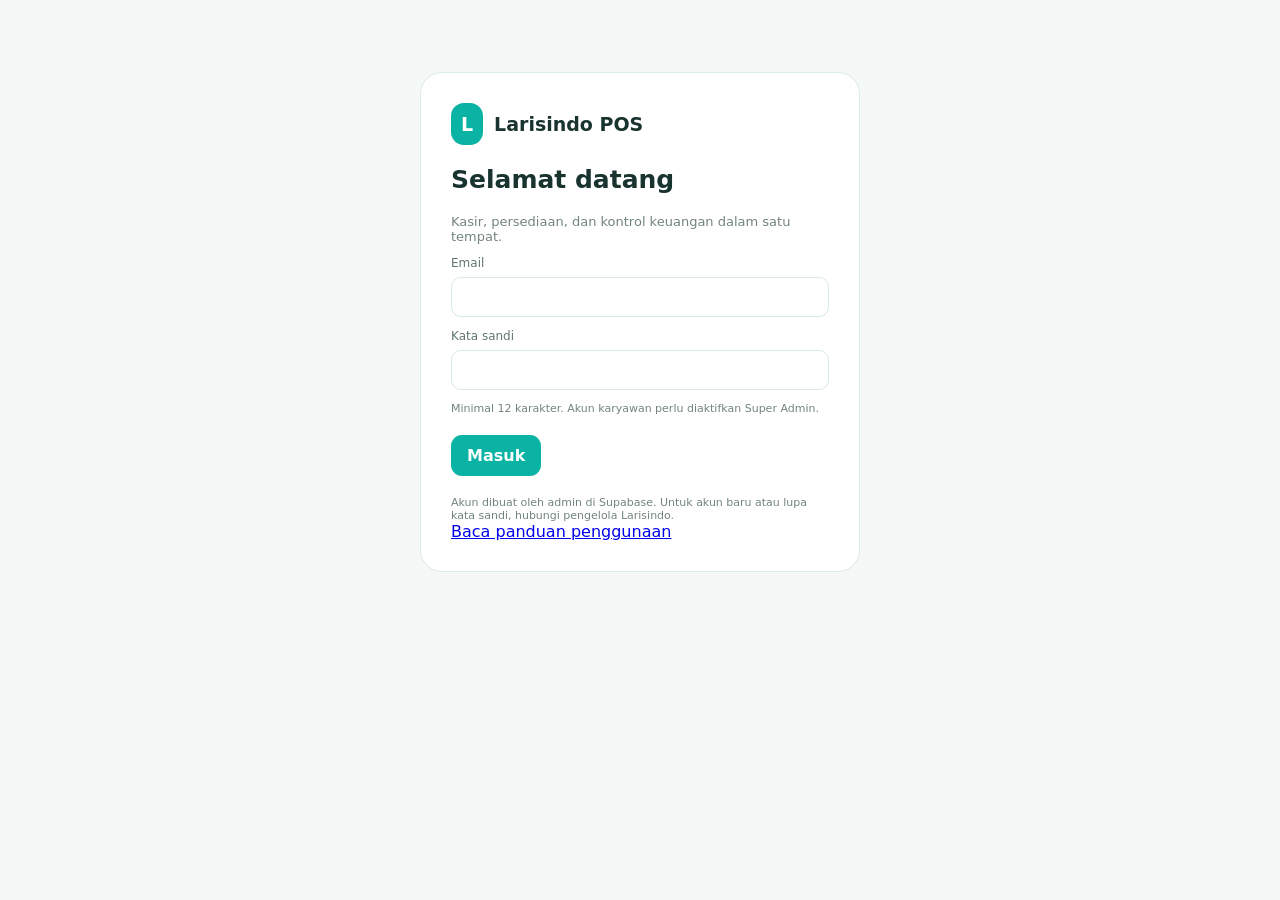
<file: index.html>
<!doctype html><html lang="id"><head><meta charset="utf-8"><meta name="viewport" content="width=device-width,initial-scale=1,viewport-fit=cover"><meta name="theme-color" content="#0bb3a5"><title>Larisindo POS</title><link rel="stylesheet" href="/style.css"></head><body>
<div id="auth" class="login"><div class="brand"><span class="logo">L</span>Larisindo POS</div><h1>Selamat datang</h1><p>Kasir, persediaan, dan kontrol keuangan dalam satu tempat.</p><form id="authForm"><label class="field">Email<input id="email" type="email" autocomplete="username" required></label><label class="field">Kata sandi<input id="password" type="password" autocomplete="current-password" minlength="12" required></label><p class="small">Minimal 12 karakter. Akun karyawan perlu diaktifkan Super Admin.</p><div id="authError" hidden class="error"></div><div class="actions" style="margin-top:20px"><button class="btn" type="submit">Masuk</button></div></form><p class="small" style="margin-top:20px">Akun dibuat oleh admin di Supabase. Untuk akun baru atau lupa kata sandi, hubungi pengelola Larisindo.</p><a href="/panduan.html">Baca panduan penggunaan</a></div>
<div id="shell" hidden><header><div class="brand"><span class="logo">L</span><div>Larisindo POS<span class="tag" id="identity"></span></div></div><div class="actions"><button class="btn secondary" id="refresh">Segarkan</button><button class="btn secondary" id="logout">Keluar</button></div></header><div class="layout"><aside id="side"></aside><main id="content"></main></div></div>
<dialog id="dialog"><h2 id="dialogTitle"></h2><form id="dialogForm"><div id="dialogBody"></div><div id="dialogError" class="error" hidden></div><div class="actions" style="margin-top:20px"><button class="btn" id="save" type="submit">Simpan</button><button class="btn secondary" type="button" id="cancel">Batal</button></div></form></dialog><div id="toast" hidden role="status"></div><script type="module" src="/app.js"></script></body></html>
</file>
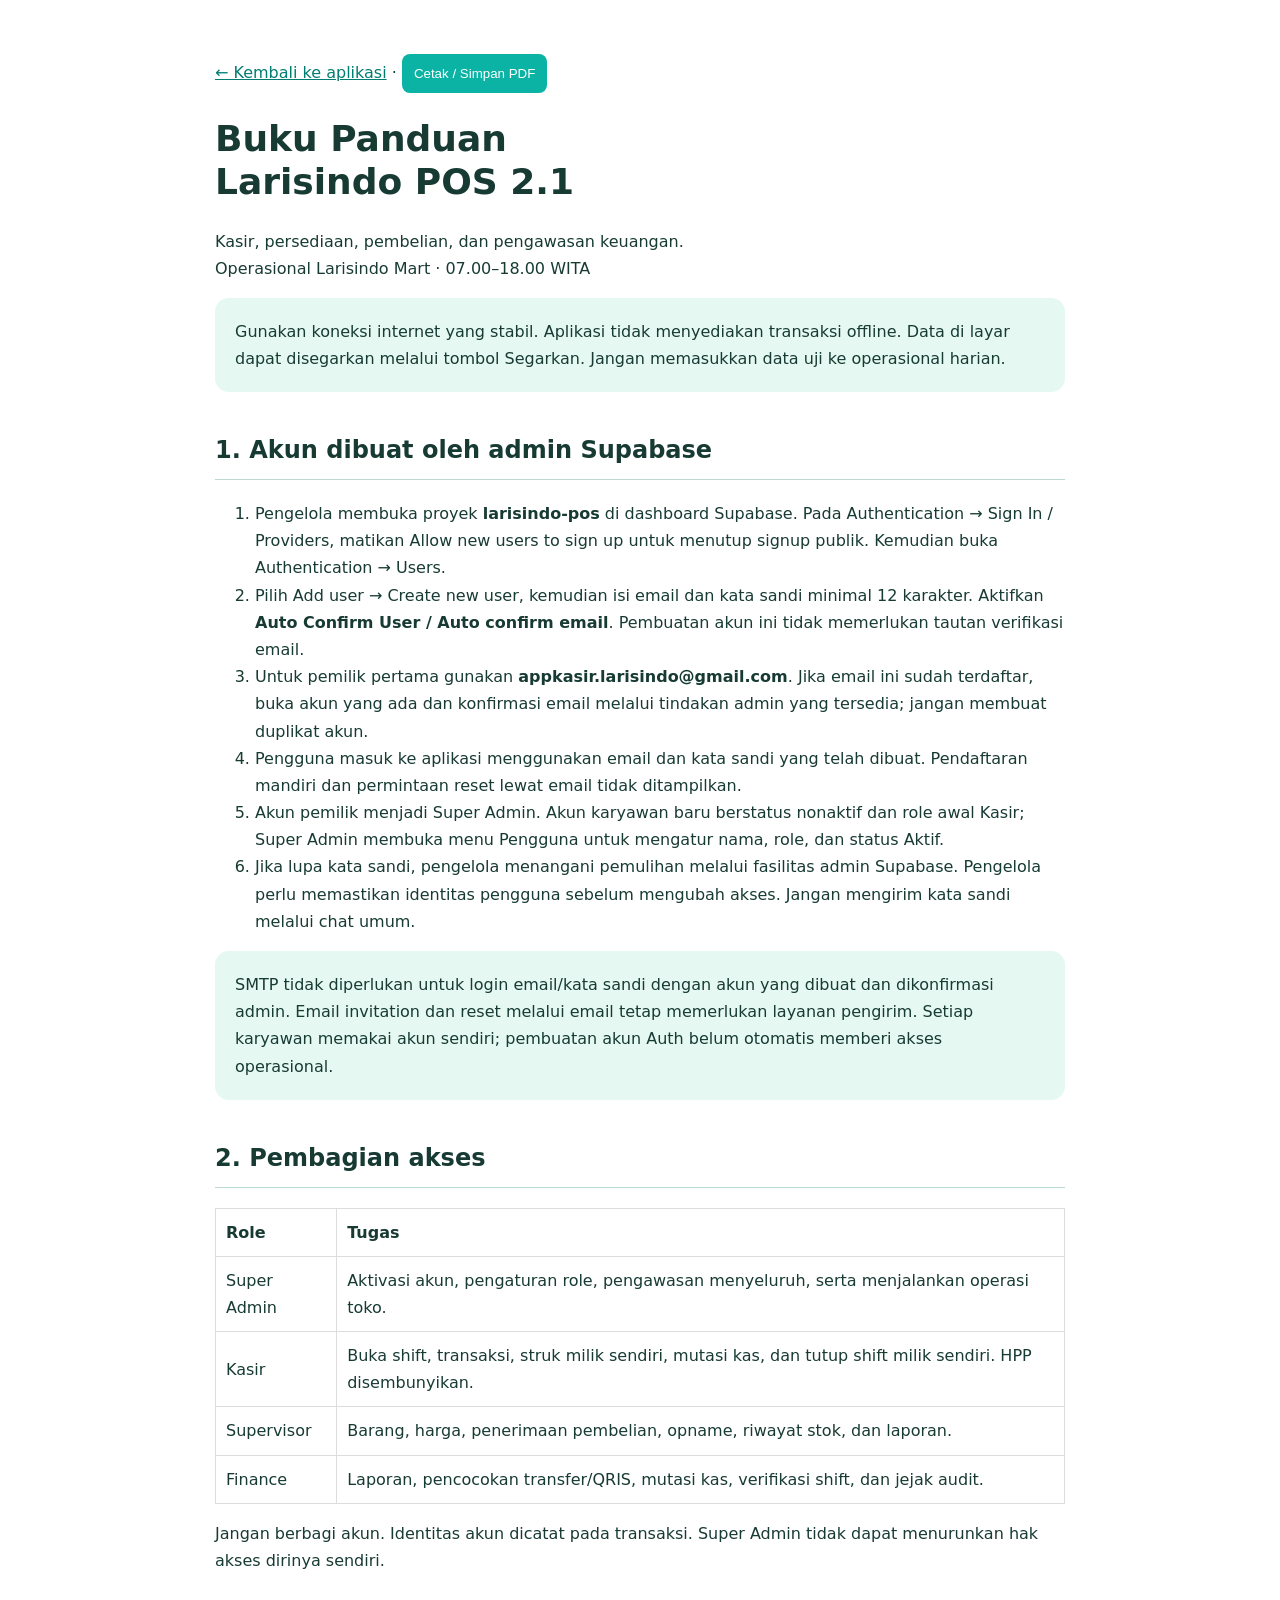
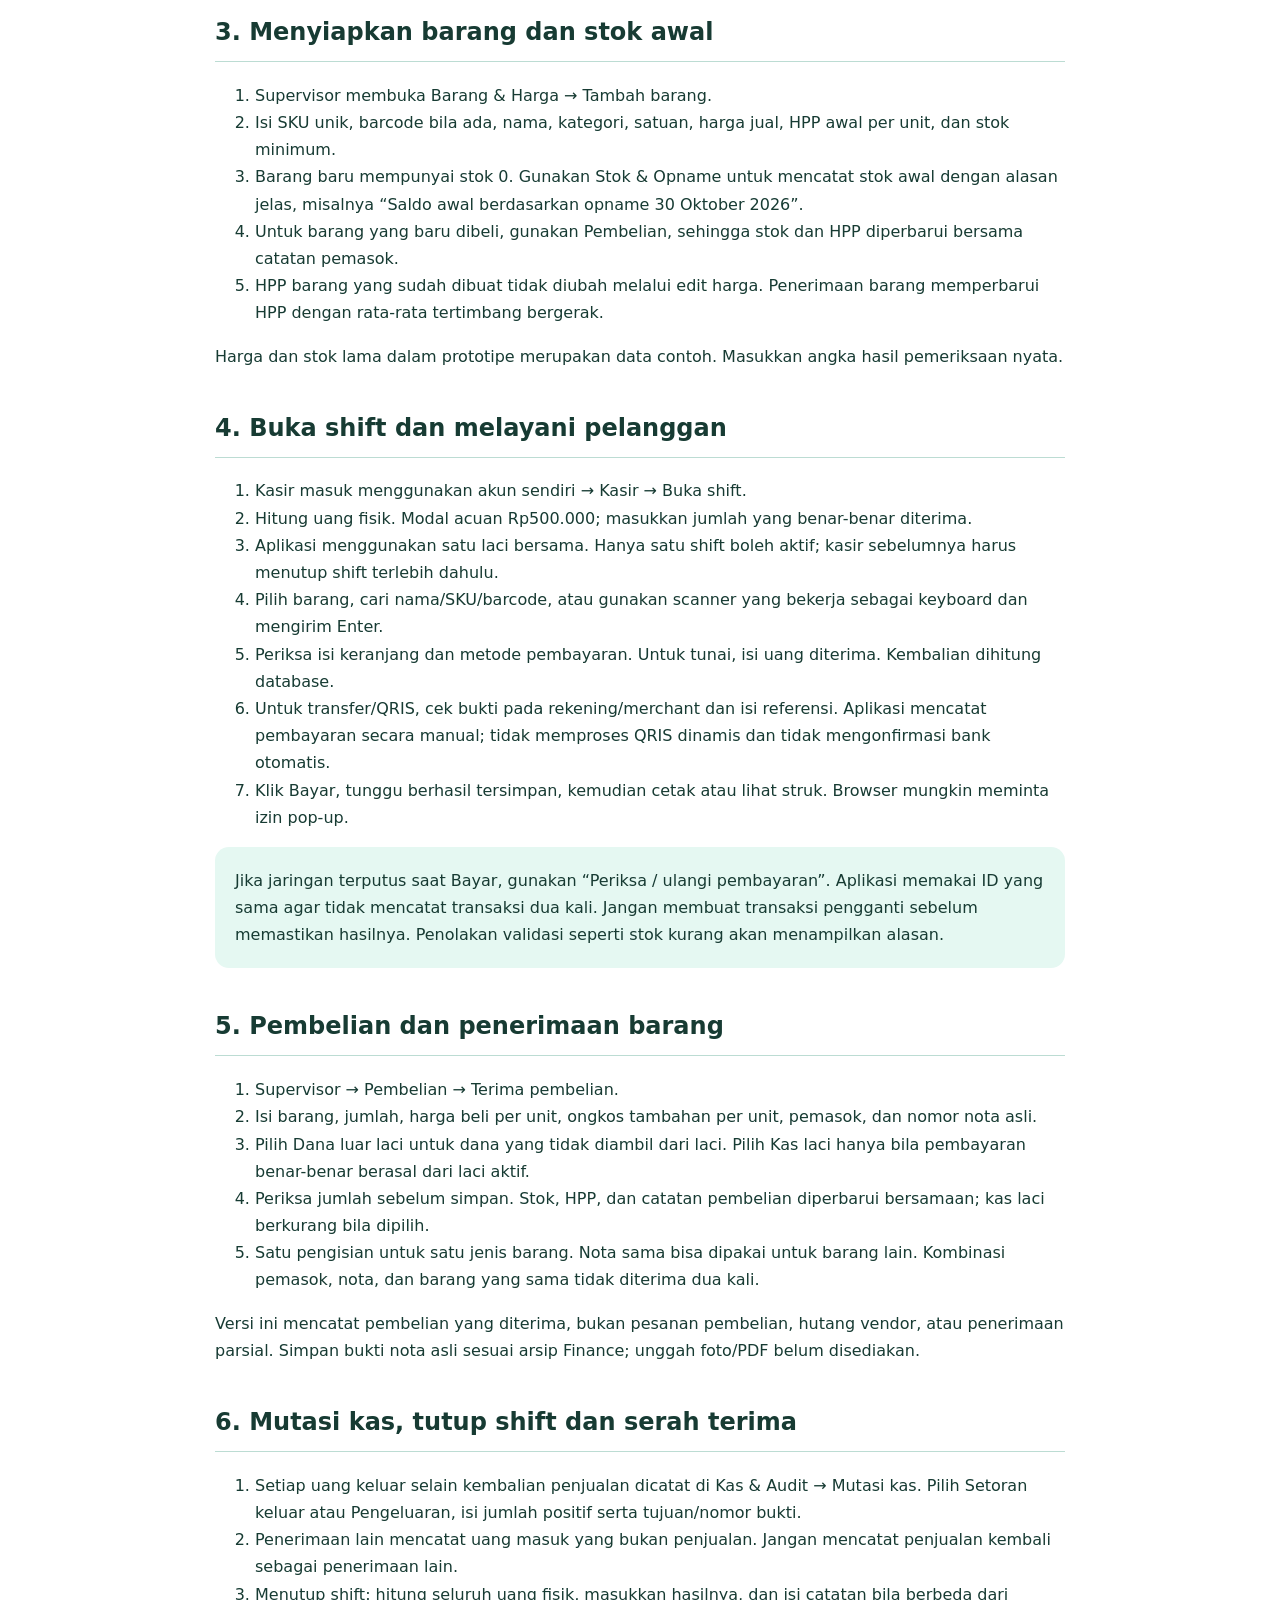
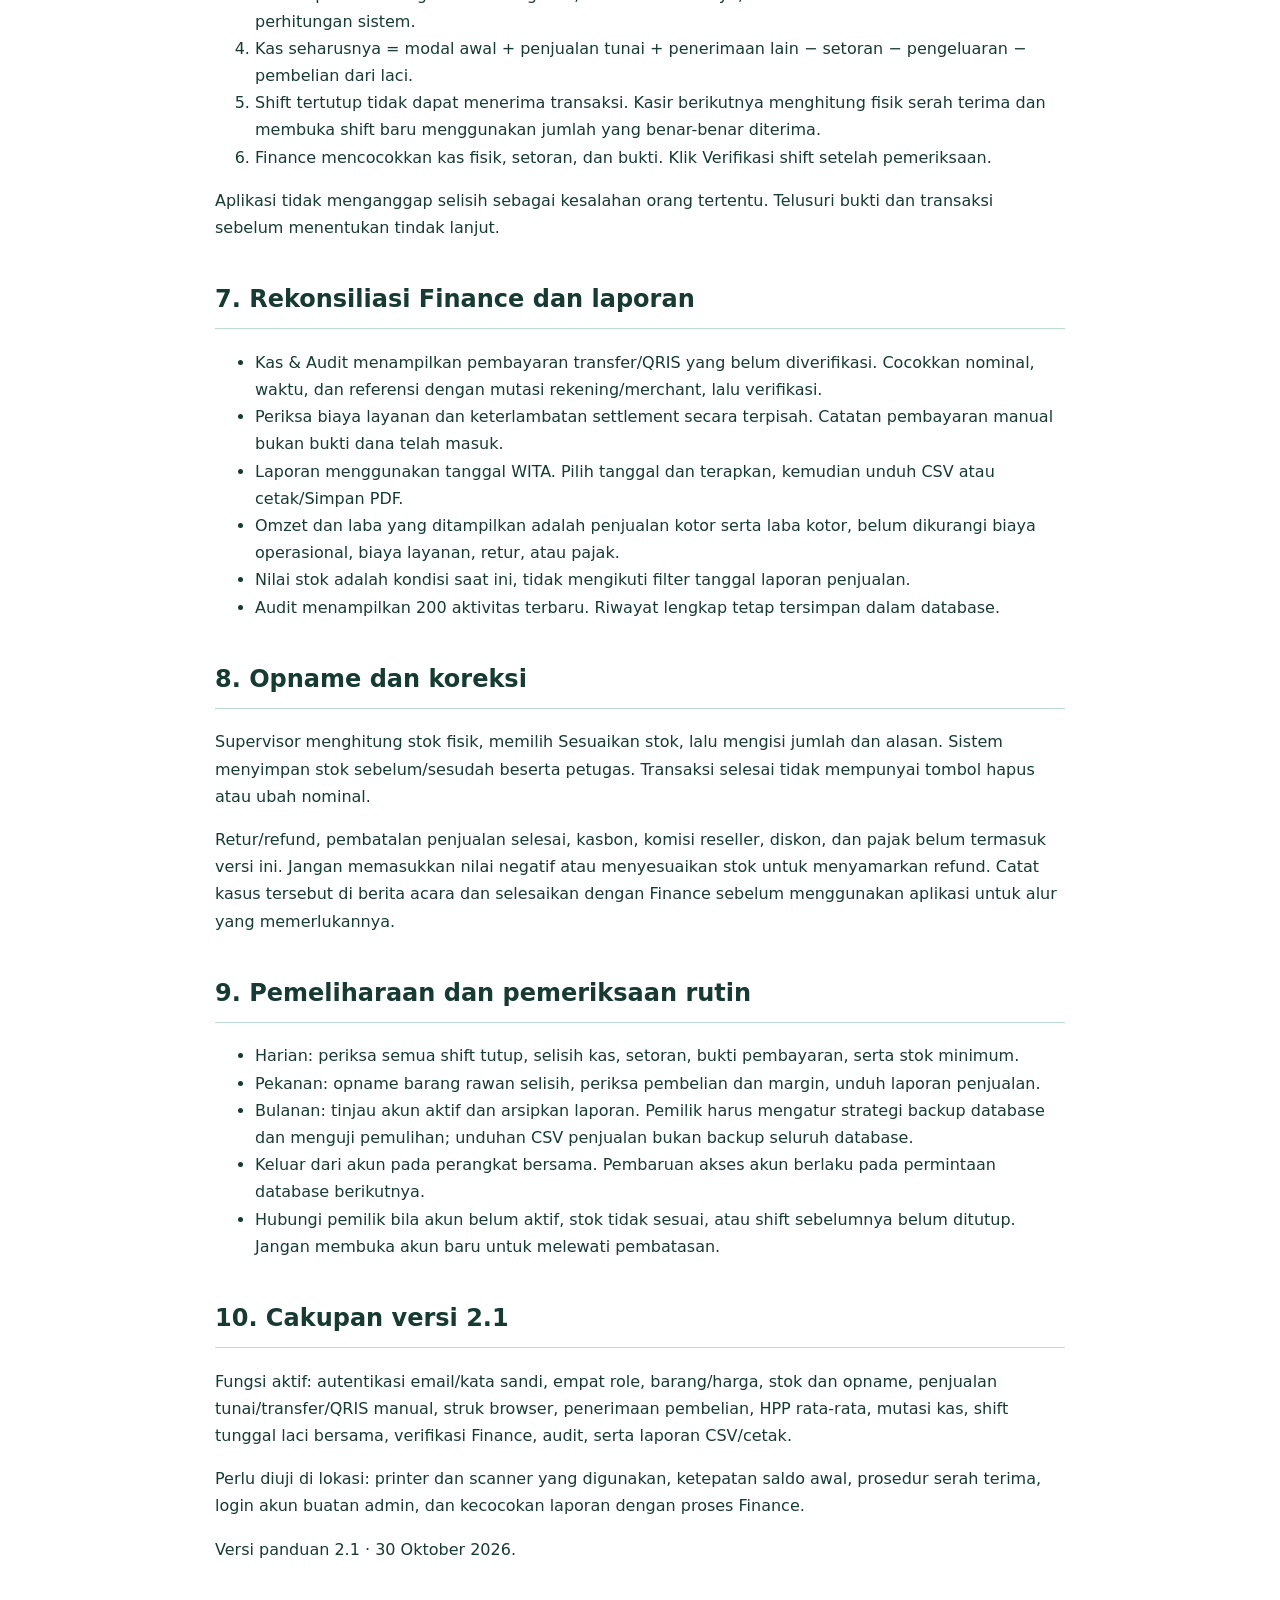
<file: panduan.html>
<!doctype html><html lang="id"><meta charset="utf-8"><meta name="viewport" content="width=device-width,initial-scale=1"><title>Buku Panduan Larisindo POS 2.1</title><style>body{font:16px/1.7 system-ui;color:#173b33;max-width:850px;margin:30px auto;padding:24px}h1{font-size:36px;line-height:1.2}h2{margin-top:38px;border-bottom:1px solid #bcdcd3;padding-bottom:8px}a{color:#007d72}table{border-collapse:collapse;width:100%}td,th{border:1px solid #ddd;padding:10px;text-align:left}.note{background:#e5f8f2;padding:20px;border-radius:14px}button{padding:12px;border:0;background:#0bb3a5;color:white;border-radius:8px}@media print{body{margin:0;max-width:none}button,nav{display:none}@page{size:A4;margin:20mm}h2{break-after:avoid}tr{break-inside:avoid}}</style><nav><a href="/">← Kembali ke aplikasi</a> · <button id="printGuide">Cetak / Simpan PDF</button></nav><h1>Buku Panduan<br>Larisindo POS 2.1</h1><p>Kasir, persediaan, pembelian, dan pengawasan keuangan.<br>Operasional Larisindo Mart · 07.00–18.00 WITA</p><div class="note">Gunakan koneksi internet yang stabil. Aplikasi tidak menyediakan transaksi offline. Data di layar dapat disegarkan melalui tombol Segarkan. Jangan memasukkan data uji ke operasional harian.</div>
<h2>1. Akun dibuat oleh admin Supabase</h2><ol><li>Pengelola membuka proyek <b>larisindo-pos</b> di dashboard Supabase. Pada Authentication → Sign In / Providers, matikan Allow new users to sign up untuk menutup signup publik. Kemudian buka Authentication → Users.</li><li>Pilih Add user → Create new user, kemudian isi email dan kata sandi minimal 12 karakter. Aktifkan <b>Auto Confirm User / Auto confirm email</b>. Pembuatan akun ini tidak memerlukan tautan verifikasi email.</li><li>Untuk pemilik pertama gunakan <b>appkasir.larisindo@gmail.com</b>. Jika email ini sudah terdaftar, buka akun yang ada dan konfirmasi email melalui tindakan admin yang tersedia; jangan membuat duplikat akun.</li><li>Pengguna masuk ke aplikasi menggunakan email dan kata sandi yang telah dibuat. Pendaftaran mandiri dan permintaan reset lewat email tidak ditampilkan.</li><li>Akun pemilik menjadi Super Admin. Akun karyawan baru berstatus nonaktif dan role awal Kasir; Super Admin membuka menu Pengguna untuk mengatur nama, role, dan status Aktif.</li><li>Jika lupa kata sandi, pengelola menangani pemulihan melalui fasilitas admin Supabase. Pengelola perlu memastikan identitas pengguna sebelum mengubah akses. Jangan mengirim kata sandi melalui chat umum.</li></ol><div class="note">SMTP tidak diperlukan untuk login email/kata sandi dengan akun yang dibuat dan dikonfirmasi admin. Email invitation dan reset melalui email tetap memerlukan layanan pengirim. Setiap karyawan memakai akun sendiri; pembuatan akun Auth belum otomatis memberi akses operasional.</div><h2>2. Pembagian akses</h2><table><tr><th>Role</th><th>Tugas</th></tr><tr><td>Super Admin</td><td>Aktivasi akun, pengaturan role, pengawasan menyeluruh, serta menjalankan operasi toko.</td></tr><tr><td>Kasir</td><td>Buka shift, transaksi, struk milik sendiri, mutasi kas, dan tutup shift milik sendiri. HPP disembunyikan.</td></tr><tr><td>Supervisor</td><td>Barang, harga, penerimaan pembelian, opname, riwayat stok, dan laporan.</td></tr><tr><td>Finance</td><td>Laporan, pencocokan transfer/QRIS, mutasi kas, verifikasi shift, dan jejak audit.</td></tr></table><p>Jangan berbagi akun. Identitas akun dicatat pada transaksi. Super Admin tidak dapat menurunkan hak akses dirinya sendiri.</p>
<h2>3. Menyiapkan barang dan stok awal</h2><ol><li>Supervisor membuka Barang & Harga → Tambah barang.</li><li>Isi SKU unik, barcode bila ada, nama, kategori, satuan, harga jual, HPP awal per unit, dan stok minimum.</li><li>Barang baru mempunyai stok 0. Gunakan Stok & Opname untuk mencatat stok awal dengan alasan jelas, misalnya “Saldo awal berdasarkan opname 30 Oktober 2026”.</li><li>Untuk barang yang baru dibeli, gunakan Pembelian, sehingga stok dan HPP diperbarui bersama catatan pemasok.</li><li>HPP barang yang sudah dibuat tidak diubah melalui edit harga. Penerimaan barang memperbarui HPP dengan rata-rata tertimbang bergerak.</li></ol><p>Harga dan stok lama dalam prototipe merupakan data contoh. Masukkan angka hasil pemeriksaan nyata.</p>
<h2>4. Buka shift dan melayani pelanggan</h2><ol><li>Kasir masuk menggunakan akun sendiri → Kasir → Buka shift.</li><li>Hitung uang fisik. Modal acuan Rp500.000; masukkan jumlah yang benar-benar diterima.</li><li>Aplikasi menggunakan satu laci bersama. Hanya satu shift boleh aktif; kasir sebelumnya harus menutup shift terlebih dahulu.</li><li>Pilih barang, cari nama/SKU/barcode, atau gunakan scanner yang bekerja sebagai keyboard dan mengirim Enter.</li><li>Periksa isi keranjang dan metode pembayaran. Untuk tunai, isi uang diterima. Kembalian dihitung database.</li><li>Untuk transfer/QRIS, cek bukti pada rekening/merchant dan isi referensi. Aplikasi mencatat pembayaran secara manual; tidak memproses QRIS dinamis dan tidak mengonfirmasi bank otomatis.</li><li>Klik Bayar, tunggu berhasil tersimpan, kemudian cetak atau lihat struk. Browser mungkin meminta izin pop-up.</li></ol><div class="note">Jika jaringan terputus saat Bayar, gunakan “Periksa / ulangi pembayaran”. Aplikasi memakai ID yang sama agar tidak mencatat transaksi dua kali. Jangan membuat transaksi pengganti sebelum memastikan hasilnya. Penolakan validasi seperti stok kurang akan menampilkan alasan.</div>
<h2>5. Pembelian dan penerimaan barang</h2><ol><li>Supervisor → Pembelian → Terima pembelian.</li><li>Isi barang, jumlah, harga beli per unit, ongkos tambahan per unit, pemasok, dan nomor nota asli.</li><li>Pilih Dana luar laci untuk dana yang tidak diambil dari laci. Pilih Kas laci hanya bila pembayaran benar-benar berasal dari laci aktif.</li><li>Periksa jumlah sebelum simpan. Stok, HPP, dan catatan pembelian diperbarui bersamaan; kas laci berkurang bila dipilih.</li><li>Satu pengisian untuk satu jenis barang. Nota sama bisa dipakai untuk barang lain. Kombinasi pemasok, nota, dan barang yang sama tidak diterima dua kali.</li></ol><p>Versi ini mencatat pembelian yang diterima, bukan pesanan pembelian, hutang vendor, atau penerimaan parsial. Simpan bukti nota asli sesuai arsip Finance; unggah foto/PDF belum disediakan.</p>
<h2>6. Mutasi kas, tutup shift dan serah terima</h2><ol><li>Setiap uang keluar selain kembalian penjualan dicatat di Kas & Audit → Mutasi kas. Pilih Setoran keluar atau Pengeluaran, isi jumlah positif serta tujuan/nomor bukti.</li><li>Penerimaan lain mencatat uang masuk yang bukan penjualan. Jangan mencatat penjualan kembali sebagai penerimaan lain.</li><li>Menutup shift: hitung seluruh uang fisik, masukkan hasilnya, dan isi catatan bila berbeda dari perhitungan sistem.</li><li>Kas seharusnya = modal awal + penjualan tunai + penerimaan lain − setoran − pengeluaran − pembelian dari laci.</li><li>Shift tertutup tidak dapat menerima transaksi. Kasir berikutnya menghitung fisik serah terima dan membuka shift baru menggunakan jumlah yang benar-benar diterima.</li><li>Finance mencocokkan kas fisik, setoran, dan bukti. Klik Verifikasi shift setelah pemeriksaan.</li></ol><p>Aplikasi tidak menganggap selisih sebagai kesalahan orang tertentu. Telusuri bukti dan transaksi sebelum menentukan tindak lanjut.</p>
<h2>7. Rekonsiliasi Finance dan laporan</h2><ul><li>Kas & Audit menampilkan pembayaran transfer/QRIS yang belum diverifikasi. Cocokkan nominal, waktu, dan referensi dengan mutasi rekening/merchant, lalu verifikasi.</li><li>Periksa biaya layanan dan keterlambatan settlement secara terpisah. Catatan pembayaran manual bukan bukti dana telah masuk.</li><li>Laporan menggunakan tanggal WITA. Pilih tanggal dan terapkan, kemudian unduh CSV atau cetak/Simpan PDF.</li><li>Omzet dan laba yang ditampilkan adalah penjualan kotor serta laba kotor, belum dikurangi biaya operasional, biaya layanan, retur, atau pajak.</li><li>Nilai stok adalah kondisi saat ini, tidak mengikuti filter tanggal laporan penjualan.</li><li>Audit menampilkan 200 aktivitas terbaru. Riwayat lengkap tetap tersimpan dalam database.</li></ul>
<h2>8. Opname dan koreksi</h2><p>Supervisor menghitung stok fisik, memilih Sesuaikan stok, lalu mengisi jumlah dan alasan. Sistem menyimpan stok sebelum/sesudah beserta petugas. Transaksi selesai tidak mempunyai tombol hapus atau ubah nominal.</p><p>Retur/refund, pembatalan penjualan selesai, kasbon, komisi reseller, diskon, dan pajak belum termasuk versi ini. Jangan memasukkan nilai negatif atau menyesuaikan stok untuk menyamarkan refund. Catat kasus tersebut di berita acara dan selesaikan dengan Finance sebelum menggunakan aplikasi untuk alur yang memerlukannya.</p>
<h2>9. Pemeliharaan dan pemeriksaan rutin</h2><ul><li>Harian: periksa semua shift tutup, selisih kas, setoran, bukti pembayaran, serta stok minimum.</li><li>Pekanan: opname barang rawan selisih, periksa pembelian dan margin, unduh laporan penjualan.</li><li>Bulanan: tinjau akun aktif dan arsipkan laporan. Pemilik harus mengatur strategi backup database dan menguji pemulihan; unduhan CSV penjualan bukan backup seluruh database.</li><li>Keluar dari akun pada perangkat bersama. Pembaruan akses akun berlaku pada permintaan database berikutnya.</li><li>Hubungi pemilik bila akun belum aktif, stok tidak sesuai, atau shift sebelumnya belum ditutup. Jangan membuka akun baru untuk melewati pembatasan.</li></ul>
<h2>10. Cakupan versi 2.1</h2><p>Fungsi aktif: autentikasi email/kata sandi, empat role, barang/harga, stok dan opname, penjualan tunai/transfer/QRIS manual, struk browser, penerimaan pembelian, HPP rata-rata, mutasi kas, shift tunggal laci bersama, verifikasi Finance, audit, serta laporan CSV/cetak.</p><p>Perlu diuji di lokasi: printer dan scanner yang digunakan, ketepatan saldo awal, prosedur serah terima, login akun buatan admin, dan kecocokan laporan dengan proses Finance.</p><p>Versi panduan 2.1 · 30 Oktober 2026.</p><script src="/guide.js"></script></html>
</file>
<file: style.css>
:root{font-family:Inter,system-ui,-apple-system,'Segoe UI',sans-serif;color:#19332f;background:#f4f8f7}*{box-sizing:border-box}body{margin:0}button,input,select{font:inherit}button{cursor:pointer}header{height:70px;background:#fff;border-bottom:1px solid #e4eeeb;display:flex;align-items:center;justify-content:space-between;padding:0 24px;position:sticky;top:0;z-index:5}.brand{display:flex;gap:11px;align-items:center;font-size:19px;font-weight:800}.logo{background:#0bb3a5;color:#fff;border-radius:13px;padding:10px}.tag{color:#5e7c76;font-size:12px;font-weight:500}.layout{display:flex;min-height:calc(100vh - 70px)}aside{width:230px;background:white;border-right:1px solid #e4eeeb;padding:18px 12px;flex-shrink:0}.nav{width:100%;border:0;background:transparent;text-align:left;padding:13px 14px;border-radius:12px;margin:3px 0;color:#56736d}.nav.active{background:#e1f8f4;color:#087e73;font-weight:750}main{padding:26px;flex:1;min-width:0;max-width:1500px;margin:auto}.top{display:flex;align-items:center;justify-content:space-between;gap:12px;flex-wrap:wrap;margin-bottom:22px}h1{font-size:25px;margin:0 0 6px}h2{font-size:17px;margin:0 0 15px}p{margin:0;color:#72847f;font-size:13px}.chip{padding:8px 12px;background:#e4f7ef;color:#137e62;border-radius:30px;font-size:12px;font-weight:700}.cards{display:grid;grid-template-columns:repeat(4,minmax(0,1fr));gap:15px;margin-bottom:18px}.card,.panel{background:white;border:1px solid #e4eeeb;border-radius:17px;padding:19px;box-shadow:0 2px 10px #184b3710}.metric{font-size:25px;font-weight:800;margin-top:12px}.muted{color:#748882;font-size:12px}.two{display:grid;grid-template-columns:1.25fr 1fr;gap:16px}.btn{border:0;border-radius:11px;padding:11px 16px;background:#0bb3a5;color:white;font-weight:700}.btn.secondary{background:#e8f6f3;color:#087e73}.btn.danger{background:#fff0ee;color:#b53f31}.btn:disabled{opacity:.4;cursor:not-allowed}.actions{display:flex;gap:8px;flex-wrap:wrap}table{border-collapse:collapse;width:100%;font-size:13px}td,th{padding:12px 9px;text-align:left;border-bottom:1px solid #edf2ef}th{color:#7b9089;font-size:11px;text-transform:uppercase}input,select{width:100%;border:1px solid #d9e7e2;padding:12px;border-radius:10px;background:white;min-width:0}.field{display:grid;gap:7px;font-size:12px;color:#60776f}.formgrid{display:grid;grid-template-columns:repeat(2,minmax(0,1fr));gap:12px}.pos{display:grid;grid-template-columns:minmax(0,1.4fr) minmax(290px,.8fr);gap:16px}.products{display:grid;grid-template-columns:repeat(2,minmax(0,1fr));gap:10px;margin-top:15px}.product{background:#fff;border:1px solid #dfece7;border-radius:12px;padding:14px;text-align:left}.product:hover{border-color:#0bb3a5}.product strong{display:block;margin-bottom:8px}.price{color:#0a9486;font-weight:800}.cartline{display:flex;justify-content:space-between;gap:10px;padding:11px 0;border-bottom:1px solid #edf2ef}.total{display:flex;justify-content:space-between;align-items:center;margin:18px 0;font-size:21px;font-weight:800}.small{font-size:11px}.notice{background:#fff7e5;padding:13px;border-radius:10px;color:#906d24;font-size:12px;margin:12px 0}.hidden{display:none!important}.status{display:inline-block;padding:5px 9px;border-radius:20px;background:#e6f7f0;color:#13845d;font-size:11px}.footer{font-size:11px;color:#90a29c;text-align:center;margin-top:24px}.mobile-nav{display:none}dialog{border:0;border-radius:18px;padding:24px;max-width:450px;width:calc(100% - 30px);box-shadow:0 15px 60px #0b28283d}dialog::backdrop{background:#102a2780}@media(max-width:900px){.cards{grid-template-columns:repeat(2,1fr)}.two,.pos{grid-template-columns:1fr}aside{width:190px}}@media(max-width:650px){header{height:60px;padding:0 15px}aside{display:none}main{padding:16px 12px 85px}.cards{gap:9px}.card,.panel{padding:14px}.metric{font-size:20px}.mobile-nav{display:flex;position:fixed;bottom:0;left:0;right:0;background:white;border-top:1px solid #e4eeeb;z-index:5;justify-content:space-around;padding:7px 2px max(8px,env(safe-area-inset-bottom))}.mobile-nav button{border:0;background:none;color:#6e817b;font-size:11px;padding:8px}.mobile-nav button.active{color:#0b9c90;font-weight:800}.products{grid-template-columns:repeat(2,1fr)}h1{font-size:21px}.formgrid{grid-template-columns:1fr}}
 .thumb{width:44px;height:44px;object-fit:cover;border-radius:9px}dialog{max-width:min(720px,95vw);max-height:90vh;overflow:auto} .panel table{min-width:620px} 
[hidden]{display:none!important}.login{max-width:440px;margin:8vh auto;padding:30px;background:#fff;border:1px solid #dcebe5;border-radius:22px}.login h1{margin:20px 0}.field{margin:12px 0}button:disabled{opacity:.55;cursor:wait}.error{background:#fff0ec;color:#9d2a20;padding:14px;border-radius:10px;white-space:pre-wrap}.ok{background:#e1f8ef;color:#186049;padding:12px;border-radius:10px}.row{display:flex;gap:12px;flex-wrap:wrap;align-items:center}.row>*{flex:1}.muted{color:#637b73}.tag{display:block}.badge{font-size:11px;border-radius:8px;background:#e1f5ee;padding:4px 8px}.actions{flex-wrap:wrap}.cartqty{width:80px}dialog{max-width:min(700px,95vw);width:600px;max-height:90vh;border:0;border-radius:18px;padding:24px}dialog::backdrop{background:#142c2866}dialog form{overflow:auto}main{align-self:flex-start;margin:0 auto}#toast{position:fixed;bottom:30px;left:50%;transform:translateX(-50%);padding:14px 22px;border-radius:12px;background:#183d35;color:white;z-index:99;max-width:95vw}.noprint{display:block}@media print{header,aside,#bottom,.noprint,dialog,#toast{display:none!important}main{padding:0}.layout{display:block}.panel{border:0;box-shadow:none}body{background:white}}@media(max-width:850px){aside{display:block;width:100%;overflow:auto;white-space:nowrap;padding:8px}.layout{display:block}aside .nav{display:inline-block;width:auto;padding:12px}.pos{display:block}.products{grid-template-columns:repeat(2,1fr)}header{padding:10px 14px;height:auto;min-height:72px;gap:10px}.brand{font-size:16px}.tag{font-size:10px}main{padding:16px;padding-bottom:60px}.cards{grid-template-columns:repeat(2,1fr)}.login{margin:25px 12px}table{min-width:560px}.formgrid{grid-template-columns:1fr 1fr}}
</file>
